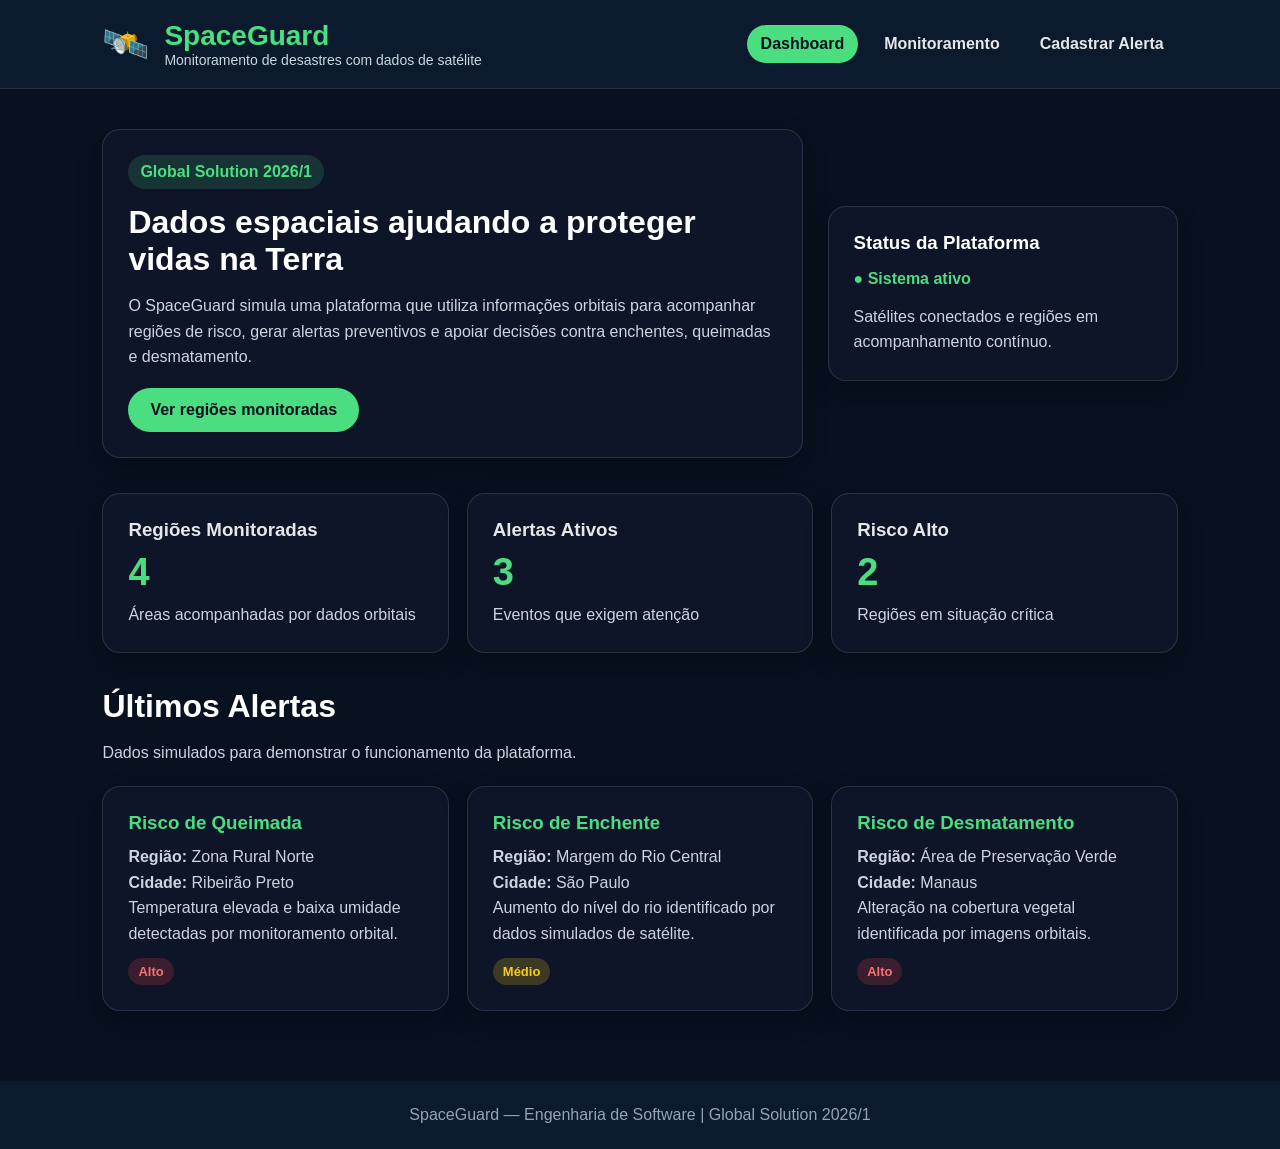
<file: web/index.html>
<!DOCTYPE html>
<html lang="pt-BR">
<head>
    <meta charset="UTF-8">
    <meta name="viewport" content="width=device-width, initial-scale=1.0">
    <title>SpaceGuard | Dashboard</title>
    <link rel="stylesheet" href="style.css">
</head>
<body>
<header class="topo">
    <div class="logo">
        <span class="logo-icon">🛰️</span>
        <div>
            <h1>SpaceGuard</h1>
            <p>Monitoramento de desastres com dados de satélite</p>
        </div>
    </div>

    <nav class="menu">
        <a href="index.html" class="ativo">Dashboard</a>
        <a href="monitoramento.html">Monitoramento</a>
        <a href="cadastro.html">Cadastrar Alerta</a>
    </nav>
</header>

<main class="container">
    <section class="hero">
        <div class="hero-texto">
            <span class="tag">Global Solution 2026/1</span>
            <h2>Dados espaciais ajudando a proteger vidas na Terra</h2>
            <p>
                O SpaceGuard simula uma plataforma que utiliza informações orbitais
                para acompanhar regiões de risco, gerar alertas preventivos e apoiar
                decisões contra enchentes, queimadas e desmatamento.
            </p>
            <a href="monitoramento.html" class="botao">Ver regiões monitoradas</a>
        </div>

        <div class="hero-card">
            <h3>Status da Plataforma</h3>
            <p class="status-online">● Sistema ativo</p>
            <p>Satélites conectados e regiões em acompanhamento contínuo.</p>
        </div>
    </section>

    <section class="cards-resumo">
        <div class="card">
            <h3>Regiões Monitoradas</h3>
            <p id="total-regioes">0</p>
            <span>Áreas acompanhadas por dados orbitais</span>
        </div>

        <div class="card">
            <h3>Alertas Ativos</h3>
            <p id="total-alertas">0</p>
            <span>Eventos que exigem atenção</span>
        </div>

        <div class="card">
            <h3>Risco Alto</h3>
            <p id="total-risco-alto">0</p>
            <span>Regiões em situação crítica</span>
        </div>
    </section>

    <section class="secao">
        <div class="titulo-secao">
            <h2>Últimos Alertas</h2>
            <p>Dados simulados para demonstrar o funcionamento da plataforma.</p>
        </div>

        <div id="lista-alertas-dashboard" class="lista-alertas"></div>
    </section>
</main>

<footer>
    <p>SpaceGuard — Engenharia de Software | Global Solution 2026/1</p>
</footer>

<script src="script.js"></script>
</body>
</html>
</file>
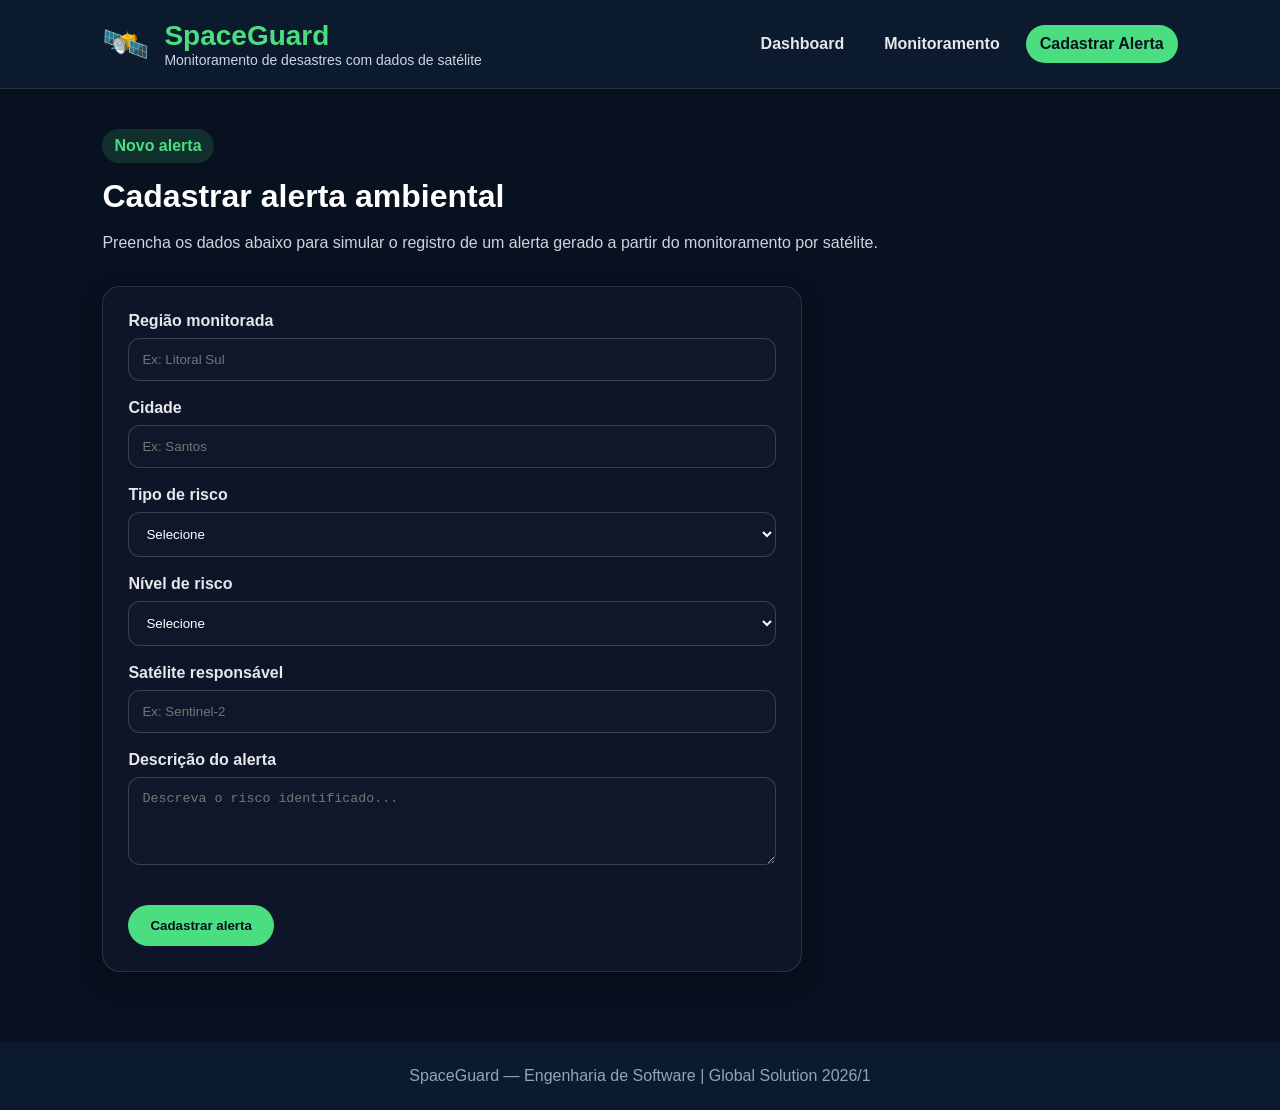
<file: web/cadastro.html>
<!DOCTYPE html>
<html lang="pt-BR">
<head>
    <meta charset="UTF-8">
    <meta name="viewport" content="width=device-width, initial-scale=1.0">
    <title>SpaceGuard | Cadastro de Alerta</title>
    <link rel="stylesheet" href="style.css">
</head>
<body>
<header class="topo">
    <div class="logo">
        <span class="logo-icon">🛰️</span>
        <div>
            <h1>SpaceGuard</h1>
            <p>Monitoramento de desastres com dados de satélite</p>
        </div>
    </div>

    <nav class="menu">
        <a href="index.html">Dashboard</a>
        <a href="monitoramento.html">Monitoramento</a>
        <a href="cadastro.html" class="ativo">Cadastrar Alerta</a>
    </nav>
</header>

<main class="container">
    <section class="cabecalho-pagina">
        <span class="tag">Novo alerta</span>
        <h2>Cadastrar alerta ambiental</h2>
        <p>
            Preencha os dados abaixo para simular o registro de um alerta gerado
            a partir do monitoramento por satélite.
        </p>
    </section>

    <section class="form-card">
        <form id="form-alerta">
            <div class="grupo-form">
                <label for="regiao">Região monitorada</label>
                <input type="text" id="regiao" placeholder="Ex: Litoral Sul" required>
            </div>

            <div class="grupo-form">
                <label for="cidade">Cidade</label>
                <input type="text" id="cidade" placeholder="Ex: Santos" required>
            </div>

            <div class="grupo-form">
                <label for="tipo">Tipo de risco</label>
                <select id="tipo" required>
                    <option value="">Selecione</option>
                    <option value="Enchente">Enchente</option>
                    <option value="Queimada">Queimada</option>
                    <option value="Desmatamento">Desmatamento</option>
                    <option value="Tempestade">Tempestade</option>
                </select>
            </div>

            <div class="grupo-form">
                <label for="nivel">Nível de risco</label>
                <select id="nivel" required>
                    <option value="">Selecione</option>
                    <option value="Baixo">Baixo</option>
                    <option value="Médio">Médio</option>
                    <option value="Alto">Alto</option>
                </select>
            </div>

            <div class="grupo-form">
                <label for="satelite">Satélite responsável</label>
                <input type="text" id="satelite" placeholder="Ex: Sentinel-2" required>
            </div>

            <div class="grupo-form">
                <label for="descricao">Descrição do alerta</label>
                <textarea id="descricao" rows="4" placeholder="Descreva o risco identificado..." required></textarea>
            </div>

            <button type="submit" class="botao">Cadastrar alerta</button>
        </form>

        <div id="mensagem-sucesso" class="mensagem-sucesso">
            Alerta cadastrado com sucesso! Esta é uma simulação do protótipo Web.
        </div>
    </section>
</main>

<footer>
    <p>SpaceGuard — Engenharia de Software | Global Solution 2026/1</p>
</footer>

<script src="script.js"></script>
</body>
</html>
</file>
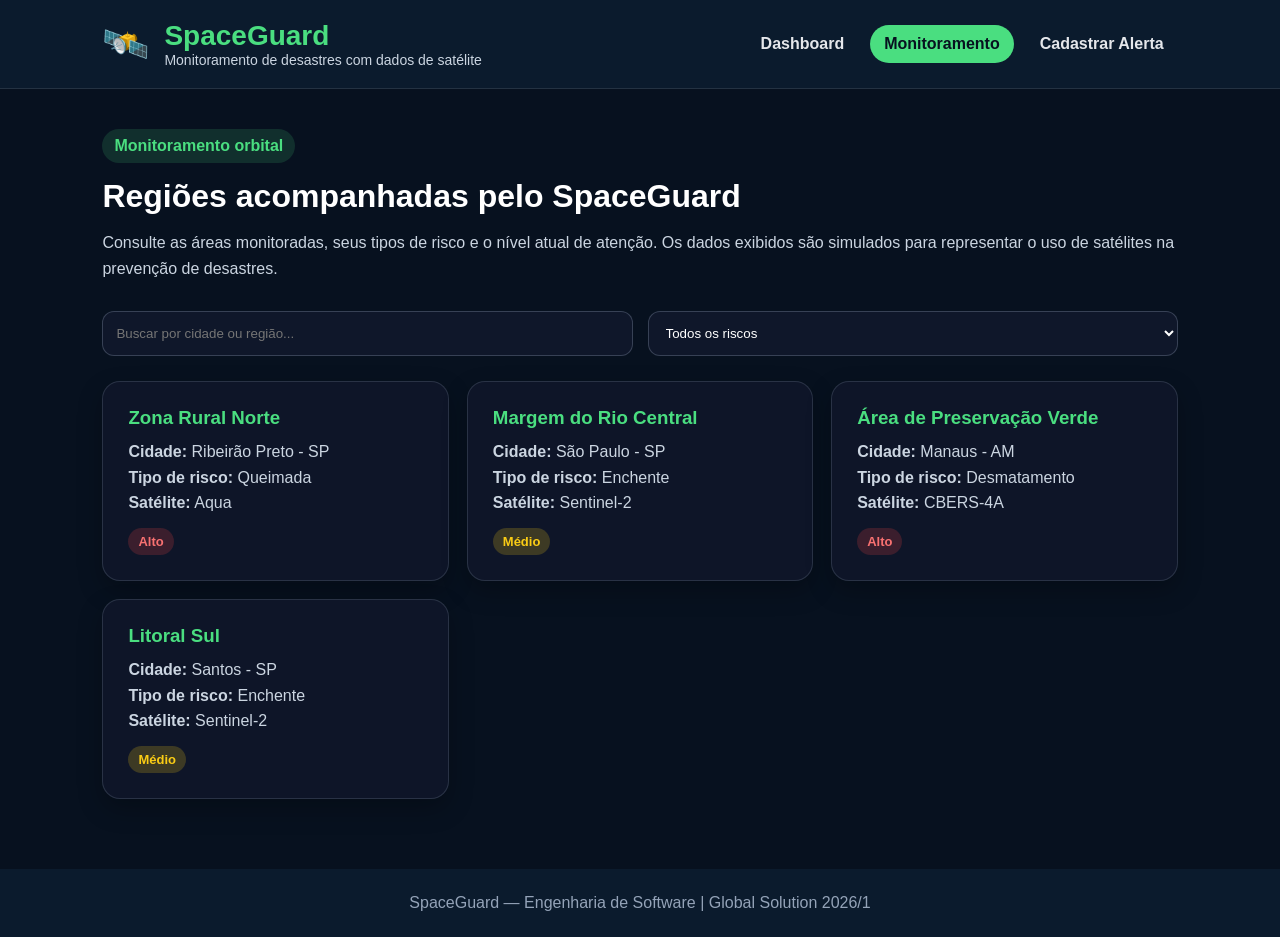
<file: web/monitoramento.html>
<!DOCTYPE html>
<html lang="pt-BR">
<head>
    <meta charset="UTF-8">
    <meta name="viewport" content="width=device-width, initial-scale=1.0">
    <title>SpaceGuard | Monitoramento</title>
    <link rel="stylesheet" href="style.css">
</head>
<body>
<header class="topo">
    <div class="logo">
        <span class="logo-icon">🛰️</span>
        <div>
            <h1>SpaceGuard</h1>
            <p>Monitoramento de desastres com dados de satélite</p>
        </div>
    </div>

    <nav class="menu">
        <a href="index.html">Dashboard</a>
        <a href="monitoramento.html" class="ativo">Monitoramento</a>
        <a href="cadastro.html">Cadastrar Alerta</a>
    </nav>
</header>

<main class="container">
    <section class="cabecalho-pagina">
        <span class="tag">Monitoramento orbital</span>
        <h2>Regiões acompanhadas pelo SpaceGuard</h2>
        <p>
            Consulte as áreas monitoradas, seus tipos de risco e o nível atual de atenção.
            Os dados exibidos são simulados para representar o uso de satélites na prevenção de desastres.
        </p>
    </section>

    <section class="filtros">
        <input type="text" id="campo-busca" placeholder="Buscar por cidade ou região...">

        <select id="filtro-risco">
            <option value="todos">Todos os riscos</option>
            <option value="Baixo">Baixo</option>
            <option value="Médio">Médio</option>
            <option value="Alto">Alto</option>
        </select>
    </section>

    <section id="lista-regioes" class="grid-regioes"></section>
</main>

<footer>
    <p>SpaceGuard — Engenharia de Software | Global Solution 2026/1</p>
</footer>

<script src="script.js"></script>
</body>
</html>
</file>
<file: web/style.css>
* {
    margin: 0;
    padding: 0;
    box-sizing: border-box;
}

body {
    font-family: Arial, Helvetica, sans-serif;
    background: #07111f;
    color: #ffffff;
    min-height: 100vh;
}

.topo {
    background: #0b1b2d;
    padding: 20px 8%;
    display: flex;
    justify-content: space-between;
    align-items: center;
    border-bottom: 1px solid rgba(255, 255, 255, 0.1);
    gap: 20px;
}

.logo {
    display: flex;
    align-items: center;
    gap: 15px;
}

.logo-icon {
    font-size: 38px;
}

.logo h1 {
    font-size: 28px;
    color: #4ade80;
}

.logo p {
    font-size: 14px;
    color: #cbd5e1;
}

.menu {
    display: flex;
    gap: 12px;
    flex-wrap: wrap;
}

.menu a {
    color: #e5e7eb;
    text-decoration: none;
    padding: 10px 14px;
    border-radius: 20px;
    font-weight: bold;
    transition: 0.3s;
}

.menu a:hover,
.menu .ativo {
    background: #4ade80;
    color: #07111f;
}

.container {
    width: 84%;
    margin: 0 auto;
    padding: 40px 0;
}

.hero {
    display: grid;
    grid-template-columns: 2fr 1fr;
    gap: 25px;
    align-items: center;
    margin-bottom: 35px;
}

.hero-texto,
.hero-card,
.card,
.form-card,
.regiao-card,
.alerta-card {
    background: rgba(15, 23, 42, 0.95);
    border: 1px solid rgba(148, 163, 184, 0.2);
    border-radius: 18px;
    padding: 25px;
    box-shadow: 0 10px 25px rgba(0, 0, 0, 0.25);
}

.tag {
    display: inline-block;
    background: rgba(74, 222, 128, 0.15);
    color: #4ade80;
    padding: 8px 12px;
    border-radius: 20px;
    font-weight: bold;
    margin-bottom: 15px;
}

.hero h2,
.cabecalho-pagina h2,
.titulo-secao h2 {
    font-size: 32px;
    margin-bottom: 15px;
}

.hero p,
.cabecalho-pagina p,
.titulo-secao p,
.hero-card p,
.card span,
.alerta-card p,
.regiao-card p {
    color: #cbd5e1;
    line-height: 1.6;
}

.botao {
    display: inline-block;
    margin-top: 18px;
    background: #4ade80;
    color: #07111f;
    border: none;
    padding: 13px 22px;
    border-radius: 25px;
    font-weight: bold;
    text-decoration: none;
    cursor: pointer;
    transition: 0.3s;
}

.botao:hover {
    background: #22c55e;
    transform: translateY(-2px);
}

.status-online {
    color: #4ade80 !important;
    font-weight: bold;
    margin: 12px 0;
}

.cards-resumo {
    display: grid;
    grid-template-columns: repeat(3, 1fr);
    gap: 18px;
    margin-bottom: 35px;
}

.card h3 {
    color: #e5e7eb;
    margin-bottom: 10px;
}

.card p {
    color: #4ade80;
    font-size: 38px;
    font-weight: bold;
    margin-bottom: 8px;
}

.secao {
    margin-top: 30px;
}

.titulo-secao {
    margin-bottom: 20px;
}

.lista-alertas,
.grid-regioes {
    display: grid;
    grid-template-columns: repeat(3, 1fr);
    gap: 18px;
}

.alerta-card h3,
.regiao-card h3 {
    color: #4ade80;
    margin-bottom: 10px;
}

.badge {
    display: inline-block;
    padding: 6px 10px;
    border-radius: 18px;
    font-size: 13px;
    font-weight: bold;
    margin-top: 12px;
}

.risco-baixo {
    background: rgba(34, 197, 94, 0.2);
    color: #4ade80;
}

.risco-medio {
    background: rgba(250, 204, 21, 0.2);
    color: #facc15;
}

.risco-alto {
    background: rgba(239, 68, 68, 0.2);
    color: #f87171;
}

.cabecalho-pagina {
    margin-bottom: 30px;
}

.filtros {
    display: flex;
    gap: 15px;
    margin-bottom: 25px;
}

.filtros input,
.filtros select,
.grupo-form input,
.grupo-form select,
.grupo-form textarea {
    width: 100%;
    padding: 13px;
    border-radius: 12px;
    border: 1px solid rgba(148, 163, 184, 0.3);
    background: #0f172a;
    color: #ffffff;
    outline: none;
}

.filtros input:focus,
.filtros select:focus,
.grupo-form input:focus,
.grupo-form select:focus,
.grupo-form textarea:focus {
    border-color: #4ade80;
}

.form-card {
    max-width: 700px;
}

.grupo-form {
    margin-bottom: 18px;
}

.grupo-form label {
    display: block;
    margin-bottom: 8px;
    color: #e5e7eb;
    font-weight: bold;
}

.mensagem-sucesso {
    display: none;
    margin-top: 18px;
    background: rgba(34, 197, 94, 0.15);
    color: #4ade80;
    border: 1px solid rgba(34, 197, 94, 0.4);
    border-radius: 12px;
    padding: 15px;
    font-weight: bold;
}

footer {
    text-align: center;
    padding: 25px;
    background: #0b1b2d;
    color: #94a3b8;
    margin-top: 30px;
}

@media (max-width: 900px) {
    .topo {
        flex-direction: column;
        align-items: flex-start;
    }

    .hero {
        grid-template-columns: 1fr;
    }

    .cards-resumo,
    .lista-alertas,
    .grid-regioes {
        grid-template-columns: 1fr 1fr;
    }
}

@media (max-width: 600px) {
    .container {
        width: 92%;
    }

    .cards-resumo,
    .lista-alertas,
    .grid-regioes {
        grid-template-columns: 1fr;
    }

    .filtros {
        flex-direction: column;
    }

    .hero h2,
    .cabecalho-pagina h2,
    .titulo-secao h2 {
        font-size: 25px;
    }

    .menu {
        width: 100%;
    }

    .menu a {
        width: 100%;
        text-align: center;
    }
}
</file>
